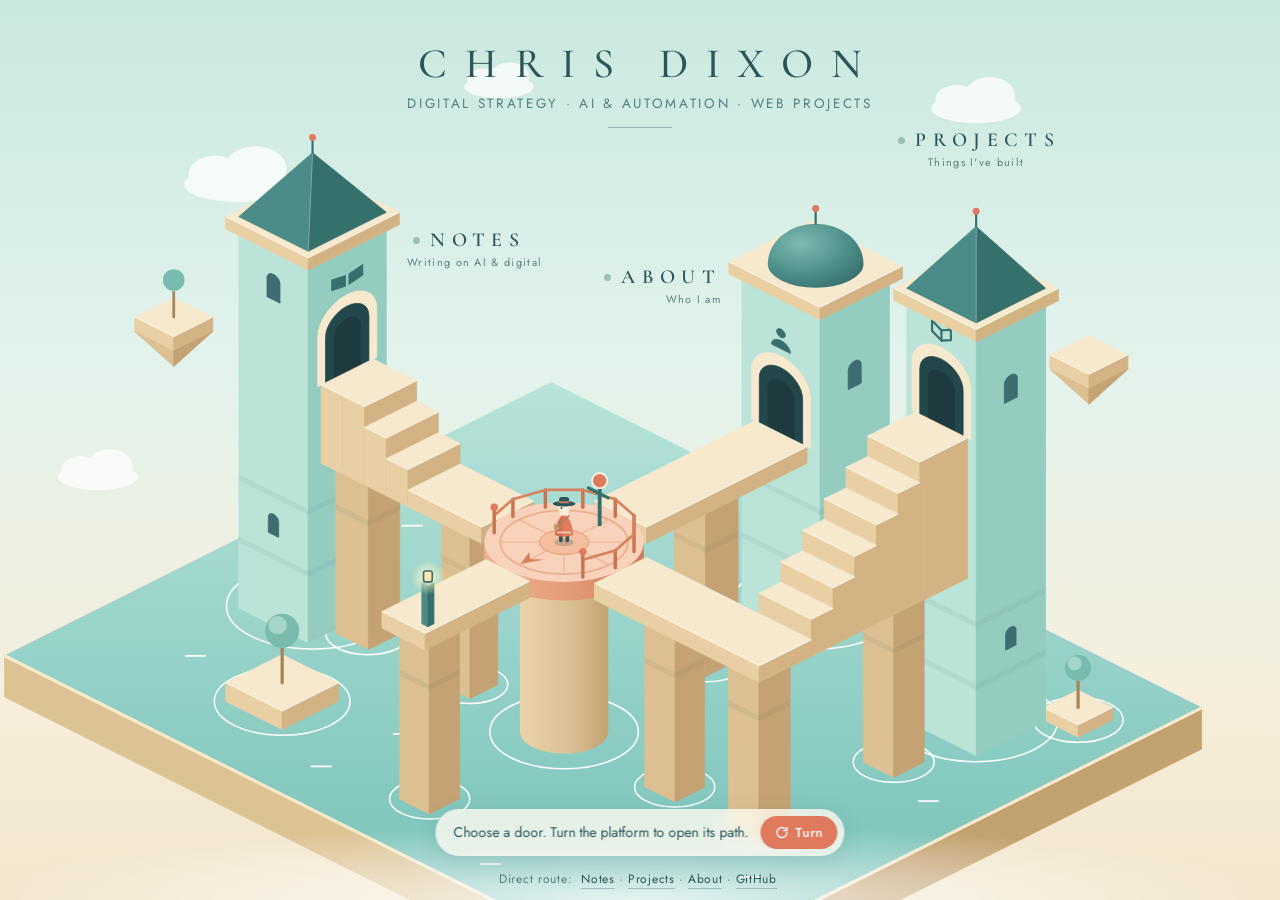
<file: index.html>
<!DOCTYPE html>
<html lang="en-GB">
<head>
<meta charset="utf-8">
<meta name="viewport" content="width=device-width, initial-scale=1, viewport-fit=cover">
<title>Chris Dixon · Digital strategy, AI &amp; web projects</title>
<meta name="description" content="Chris Dixon is a digital strategist and builder in Lancaster, UK. Notes on AI and digital strategy, GitHub projects, and more.">
<meta property="og:title" content="Chris Dixon">
<meta property="og:description" content="Digital strategy · AI &amp; automation · Web projects. Lancaster, UK.">
<meta property="og:url" content="https://chrisdixon.net/">
<meta name="theme-color" content="#cdeae2">
<link rel="icon" href="data:image/svg+xml,%3Csvg xmlns='http://www.w3.org/2000/svg' viewBox='0 0 32 32'%3E%3Cpath d='M16 3 29 10v13L16 30 3 23V10z' fill='%23b9e2d7'/%3E%3Cpath d='M16 3 29 10 16 17 3 10z' fill='%23e2f4ee'/%3E%3Cpath d='M12 26V19a4 4 0 0 1 8 0v7z' fill='%232b5559'/%3E%3C/svg%3E">
<link rel="preconnect" href="https://fonts.googleapis.com">
<link rel="preconnect" href="https://fonts.gstatic.com" crossorigin>
<link href="https://fonts.googleapis.com/css2?family=Cormorant+Garamond:wght@500;600&family=Jost:wght@400;500&display=swap" rel="stylesheet">
<style>
  :root{
    --ink:#2b5559; --ink-soft:#4f7f7f; --sand:#f5e8cc; --coral:#e07a5f; --coral-deep:#c9644a;
    --serif:'Cormorant Garamond', Georgia, serif; --sans:'Jost', system-ui, -apple-system, 'Segoe UI', sans-serif;
  }
  *{box-sizing:border-box}
  html,body{margin:0;height:100%;overflow:hidden}
  body{
    background:linear-gradient(180deg,#c9e8df 0%,#e2f3ec 40%,#f6eedb 78%,#f3e6cc 100%);
    color:var(--ink);font-family:var(--sans);-webkit-font-smoothing:antialiased;
  }
  #stage{position:fixed;inset:0}
  #scene{width:100%;height:100%;display:block;touch-action:none;user-select:none;-webkit-user-select:none}

  /* ---------- title ---------- */
  .title{position:fixed;top:clamp(14px,4.5vh,44px);left:0;right:0;text-align:center;pointer-events:none;z-index:2}
  .title h1{
    font-family:var(--serif);font-weight:500;text-transform:uppercase;margin:0;
    font-size:clamp(24px,3.4vw,42px);letter-spacing:.42em;padding-left:.42em;line-height:1.1;
  }
  .title p{margin:.55em 0 0;font-size:clamp(10.5px,1.05vw,13.5px);letter-spacing:.2em;text-transform:uppercase;color:var(--ink-soft)}
  .title .rule{display:block;width:64px;height:1px;background:currentColor;opacity:.35;margin:.9em auto 0}

  /* ---------- door labels ---------- */
  #labels{position:fixed;inset:0;pointer-events:none;z-index:3}
  .door-label{
    position:absolute;transform:translate(-50%,-100%);pointer-events:auto;
    text-align:center;text-decoration:none;color:var(--ink);padding:6px 10px;border-radius:10px;
    transition:transform .25s ease, background .25s ease;white-space:nowrap;
  }
  .door-label .name{
    display:flex;align-items:center;justify-content:center;gap:.5em;
    font-family:var(--serif);font-weight:600;text-transform:uppercase;
    font-size:clamp(13px,1.55vw,20px);letter-spacing:.32em;padding-left:.32em;
  }
  .door-label .sub{display:block;font-size:clamp(9.5px,.85vw,11.5px);letter-spacing:.12em;opacity:.72;margin-top:2px}
  .door-label .gem{width:7px;height:7px;border-radius:50%;background:#9cbfba;flex:none;transition:background .3s, box-shadow .3s}
  .door-label.ready .gem{background:var(--coral);box-shadow:0 0 0 4px rgba(224,122,95,.22)}
  .door-label:hover,.door-label:focus-visible{background:rgba(255,251,242,.6)}
  .door-label.place-side{transform:translate(-100%,-50%);text-align:right}
  .door-label.place-side .name{justify-content:flex-end}
  .door-label.place-sideR{transform:translate(0,-50%);text-align:left}
  .door-label.place-sideR .name{justify-content:flex-start}
  .door-label:focus-visible{outline:2px solid var(--coral);outline-offset:2px}
  body.narrow .door-label{padding:4px 6px}
  body.narrow .door-label.align-right{transform:translate(-92%,-100%);text-align:right}
  body.narrow .door-label.align-right .name{justify-content:flex-end}
  body.narrow .door-label.align-left{transform:translate(-14%,-100%);text-align:left}
  body.narrow .door-label.align-left .name{justify-content:flex-start}
  body.narrow .door-label .name{letter-spacing:.22em;padding-left:.22em}

  /* ---------- hint bar ---------- */
  .hintbar{
    position:fixed;left:50%;transform:translateX(-50%);z-index:4;
    bottom:calc(44px + env(safe-area-inset-bottom));
    display:flex;align-items:center;gap:12px;max-width:calc(100vw - 24px);
    background:rgba(255,251,242,.78);-webkit-backdrop-filter:blur(8px);backdrop-filter:blur(8px);
    padding:7px 7px 7px 18px;border-radius:999px;box-shadow:0 6px 24px rgba(43,85,89,.12);
  }
  #hint{margin:0;font-size:clamp(12px,1.1vw,14px);line-height:1.35;transition:opacity .25s}
  .turn{
    flex:none;border:0;background:var(--coral);color:#fff;border-radius:999px;cursor:pointer;
    font:500 13px/1 var(--sans);letter-spacing:.06em;padding:9px 14px;display:flex;gap:6px;align-items:center;
    transition:background .2s, transform .2s;
  }
  .turn:hover{background:var(--coral-deep)}
  .turn:active{transform:scale(.96)}
  .turn:focus-visible{outline:2px solid var(--ink);outline-offset:2px}
  .turn svg{width:15px;height:15px}

  /* ---------- plain links (always available) ---------- */
  nav.plain{
    position:fixed;left:0;right:0;bottom:calc(12px + env(safe-area-inset-bottom));z-index:4;
    text-align:center;font-size:12px;letter-spacing:.06em;color:var(--ink-soft);
  }
  nav.plain a{color:var(--ink);text-decoration:none;border-bottom:1px solid rgba(43,85,89,.3);margin:0 .35em}
  nav.plain a:hover{border-color:var(--coral);color:var(--coral-deep)}

  /* ---------- svg bits ---------- */
  .hit{fill:transparent;cursor:pointer}
  .tt-hit{fill:transparent;cursor:grab}
  body.dragging, body.dragging .tt-hit{cursor:grabbing}
  .door-glow{opacity:0;transition:opacity .6s ease}
  .door.ready .door-glow{opacity:.5;animation:breathe 2.6s ease-in-out infinite}
  .door.open .door-glow{opacity:1;animation:none}
  .door-halo{opacity:0;transition:opacity .6s ease}
  .door.open .door-halo{opacity:.9}
  @keyframes breathe{0%,100%{opacity:.32}50%{opacity:.7}}
  .knob{transform-box:fill-box;transform-origin:center}
  .knob.pulse{animation:pulse 1.1s ease-in-out 3}
  @keyframes pulse{0%,100%{transform:scale(1)}50%{transform:scale(1.55)}}
  .ripple{transform-box:fill-box;transform-origin:center;animation:ripple 5s ease-in-out infinite}
  @keyframes ripple{0%,100%{opacity:.25;transform:scale(1)}50%{opacity:.6;transform:scale(1.1)}}
  .shimmer{animation:shimmer 4s ease-in-out infinite}
  @keyframes shimmer{0%,100%{opacity:0}50%{opacity:.75}}
  .cloud{animation:drift 70s ease-in-out infinite alternate}
  .cloud.slow{animation-duration:110s}
  @keyframes drift{from{transform:translateX(-40px)}to{transform:translateX(60px)}}
  .float{animation:bob 7s ease-in-out infinite}
  .float.b{animation-duration:9s;animation-delay:-3s}
  @keyframes bob{0%,100%{transform:translateY(0)}50%{transform:translateY(-9px)}}
  .lamp{animation:flicker 3.4s ease-in-out infinite}
  @keyframes flicker{0%,100%{opacity:.55}45%{opacity:.85}60%{opacity:.7}}
  #walker .body{animation:idle 2.8s ease-in-out infinite}
  #walker.moving .body{animation:none}
  @keyframes idle{0%,100%{transform:translateY(0)}50%{transform:translateY(-.8px)}}

  .sr-only{position:absolute;width:1px;height:1px;overflow:hidden;clip:rect(0 0 0 0);white-space:nowrap}

  @media (max-width:600px){
    .hintbar{padding-left:14px;gap:8px;bottom:calc(40px + env(safe-area-inset-bottom))}
    .turn{padding:8px 11px}
    .turn span{display:none}
  }
  @media (prefers-reduced-motion:reduce){
    *,*::before,*::after{animation:none!important;transition:none!important}
  }
</style>
</head>
<body>

<div id="stage">
  <svg id="scene" viewBox="-390 -500 920 830" preserveAspectRatio="xMidYMid meet" aria-hidden="true">
    <defs>
      <linearGradient id="water" x1="0" y1="0" x2="0" y2="1">
        <stop offset="0" stop-color="#b7e3da"/><stop offset="1" stop-color="#6fbdb4"/>
      </linearGradient>
      <linearGradient id="colGrad" x1="0" y1="0" x2="1" y2="0">
        <stop offset="0" stop-color="#ead2a8"/><stop offset=".55" stop-color="#dcc095"/><stop offset="1" stop-color="#c4a272"/>
      </linearGradient>
      <linearGradient id="ttSide" x1="0" y1="0" x2="1" y2="0">
        <stop offset="0" stop-color="#f0b291"/><stop offset=".55" stop-color="#e49a77"/><stop offset="1" stop-color="#cc7c58"/>
      </linearGradient>
      <radialGradient id="domeGrad" cx=".35" cy=".3" r=".85">
        <stop offset="0" stop-color="#7fb9b2"/><stop offset=".6" stop-color="#4b8c88"/><stop offset="1" stop-color="#33696a"/>
      </radialGradient>
      <linearGradient id="glow" x1="0" y1="1" x2="0" y2="0">
        <stop offset="0" stop-color="#fff8dc"/><stop offset="1" stop-color="#ffe2a0"/>
      </linearGradient>
      <radialGradient id="halo">
        <stop offset="0" stop-color="#fff3c6" stop-opacity=".95"/><stop offset="1" stop-color="#fff3c6" stop-opacity="0"/>
      </radialGradient>
      <radialGradient id="mist">
        <stop offset="0" stop-color="#ffffff" stop-opacity=".9"/><stop offset="1" stop-color="#ffffff" stop-opacity="0"/>
      </radialGradient>
    </defs>
    <g id="bg"></g>
    <g id="world"></g>
    <g id="actor"></g>
    <g id="fg"></g>
    <g id="hits"></g>
  </svg>
</div>

<header class="title">
  <h1>Chris Dixon</h1>
  <p>Digital strategy · AI &amp; automation · Web projects</p>
  <span class="rule"></span>
</header>

<div id="labels"></div>

<div class="hintbar">
  <p id="hint" aria-live="polite">Choose a door. Turn the platform to open its path.</p>
  <button class="turn" id="turnBtn" type="button" aria-label="Turn the platform a quarter turn">
    <svg viewBox="0 0 24 24" fill="none" stroke="currentColor" stroke-width="2.2" stroke-linecap="round" stroke-linejoin="round" aria-hidden="true"><path d="M20 12a8 8 0 1 1-2.6-5.9"/><path d="M20 4v5h-5"/></svg>
    <span>Turn</span>
  </button>
</div>

<nav class="plain" aria-label="Site sections">
  Direct route:
  <a href="https://notes.chrisdixon.net">Notes</a>·<a href="projects/index.html">Projects</a>·<a href="about/index.html">About</a>·<a href="https://github.com/egonspengler24">GitHub</a>
</nav>

<script>
(() => {
  'use strict';
  /* ================= projection & helpers ================= */
  const T = 40, TH = 20, ZK = 38;               // tile half-width, half-height, height per unit
  const WZ = -4.6;                               // water level
  const P = (x, y, z) => [(x - y) * T, (x + y) * TH - z * ZK];
  const NS = 'http://www.w3.org/2000/svg';
  const reduceMotion = window.matchMedia('(prefers-reduced-motion: reduce)').matches;
  const svg = document.getElementById('scene');
  const L = id => document.getElementById(id);
  const layers = { bg: L('bg'), world: L('world'), actor: L('actor'), fg: L('fg'), hits: L('hits') };

  function el(tag, attrs, parent) {
    const e = document.createElementNS(NS, tag);
    if (attrs) for (const k in attrs) e.setAttribute(k, attrs[k]);
    if (parent) parent.appendChild(e);
    return e;
  }
  const pts = a => a.map(p => p[0].toFixed(1) + ',' + p[1].toFixed(1)).join(' ');
  function poly(g, a, fill, extra) {
    return el('polygon', Object.assign({ points: pts(a), fill, stroke: fill, 'stroke-width': 0.7, 'stroke-linejoin': 'round' }, extra || {}), g);
  }
  function line(g, a, b, stroke, w, extra) {
    return el('line', Object.assign({ x1: a[0], y1: a[1], x2: b[0], y2: b[1], stroke, 'stroke-width': w, 'stroke-linecap': 'round' }, extra || {}), g);
  }

  const PAL = {
    sand:     { top: '#f6e9ce', left: '#e9d0a4', right: '#d3b384' },
    sandDark: { top: '#efdcb6', left: '#ddc092', right: '#c5a273' },
    mint:     { top: '#e3f5ef', left: '#bce3d8', right: '#95ccc0' },
    deep:     { top: '#6aa8a2', left: '#4b8c88', right: '#36706d' },
    base:     { top: 'url(#water)', left: '#dcc394', right: '#c3a271' }
  };

  /* ================= drawable registry ================= */
  const drawables = [];
  const footprints = [];   // where things meet the water (for ripples)

  function boxFaces(g, b, pal, opt) {
    const [x0, x1, y0, y1, z0, z1] = b;
    poly(g, [P(x0, y1, z1), P(x1, y1, z1), P(x1, y1, z0), P(x0, y1, z0)], pal.left);
    poly(g, [P(x1, y0, z1), P(x1, y1, z1), P(x1, y1, z0), P(x1, y0, z0)], pal.right);
    poly(g, [P(x0, y0, z1), P(x1, y0, z1), P(x1, y1, z1), P(x0, y1, z1)], pal.top);
    if (!opt || !opt.noEdge) {
      el('polyline', { points: pts([P(x0, y1, z1), P(x1, y1, z1), P(x1, y0, z1)]), fill: 'none', stroke: 'rgba(255,255,255,.45)', 'stroke-width': 1, 'stroke-linejoin': 'round' }, g);
    }
    if (opt && opt.bands) {
      for (const z of opt.bands) {
        poly(g, [P(x0, y1, z + .14), P(x1, y1, z + .14), P(x1, y1, z), P(x0, y1, z)], 'rgba(43,85,89,.07)', { stroke: 'none' });
        poly(g, [P(x1, y0, z + .14), P(x1, y1, z + .14), P(x1, y1, z), P(x1, y0, z)], 'rgba(43,85,89,.07)', { stroke: 'none' });
      }
    }
  }
  function box(b, pal, opt) {
    drawables.push({ b, draw: g => { boxFaces(g, b, pal, opt); if (opt && opt.deco) opt.deco(g); } });
    if (Math.abs(b[4] - WZ) < 1e-6) footprints.push(b);
  }
  function column(x0, x1, y0, y1, ztop, pal) { box([x0, x1, y0, y1, WZ, ztop], pal || PAL.sandDark, { bands: [ztop - 1.2] }); }
  function steps(axis, from, n, across, zStart, stepLen) {
    // axis 'x': stairs climbing toward -x ; axis 'y': climbing toward -y
    for (let i = 0; i < n; i++) {
      const a1 = from - stepLen * i, a0 = a1 - stepLen, top = zStart + 0.5 * (i + 1);
      const b = axis === 'x' ? [a0, a1, across[0], across[1], -0.4, top] : [across[0], across[1], a0, a1, -0.4, top];
      box(b, PAL.sand);
    }
  }
  function pyramid(x0, x1, y0, y1, z0, h, pal) {
    const apex = P((x0 + x1) / 2, (y0 + y1) / 2, z0 + h);
    drawables.push({ b: [x0, x1, y0, y1, z0, z0 + h], draw: g => {
      poly(g, [P(x0, y1, z0), P(x1, y1, z0), apex], pal.left);
      poly(g, [P(x1, y0, z0), P(x1, y1, z0), apex], pal.right);
      line(g, P(x1, y1, z0), apex, 'rgba(255,255,255,.35)', 1);
      const tip = [apex[0], apex[1] - 14];
      line(g, apex, tip, '#36706d', 2);
      el('circle', { cx: tip[0], cy: tip[1], r: 3.2, fill: '#e07a5f' }, g);
    }});
  }
  function dome(cx, cy, z0, r) {
    drawables.push({ b: [cx - r, cx + r, cy - r, cy + r, z0, z0 + r * 1.2], draw: g => {
      const [x, y] = P(cx, cy, z0), rx = Math.SQRT2 * r * T, ry = Math.SQRT2 * r * TH, rz = r * ZK * 1.25;
      el('path', { d: `M${x - rx},${y} A${rx},${ry} 0 0 0 ${x + rx},${y} A${rx},${rz} 0 0 0 ${x - rx},${y}Z`, fill: 'url(#domeGrad)' }, g);
      const top = [x, y - rz];
      line(g, top, [x, top[1] - 14], '#36706d', 2);
      el('circle', { cx: x, cy: top[1] - 14, r: 3.2, fill: '#e07a5f' }, g);
    }});
  }
  function tree(x, y, z0, s) {
    s = s || 1;
    drawables.push({ b: [x - .3, x + .3, y - .3, y + .3, z0, z0 + 1.6 * s], draw: g => {
      line(g, P(x, y, z0), P(x, y, z0 + .85 * s), '#a88456', 3);
      const [cx, cy] = P(x, y, z0 + 1.2 * s);
      el('circle', { cx, cy, r: 15 * s, fill: '#79bcae' }, g);
      el('circle', { cx: cx - 4 * s, cy: cy - 5 * s, r: 8 * s, fill: '#a3d6c8' }, g);
    }});
  }

  /* ================= doors ================= */
  const DIRS = { projects: 0, pier: Math.PI / 2, notes: Math.PI, about: Math.PI * 1.5 };
  const doors = {
    notes: {
      label: 'Notes', sub: 'Writing on AI & digital', url: 'https://notes.chrisdixon.net',
      face: 'x', fixed: -5, c: 0, zb: 1.5, glyph: 'book', anchor: [-5, -0.9, 4.0], anchorNarrow: [-5.8, 0, 7.3], place: 'sideR', narrow: 'left',
      tower: [-6.6, -5, -0.9, 0.9, WZ, 4.6], spireTop: 6.4,
      path: [[0, 0, 0], [-2.95, 0, 0], [-3.25, 0, .5], [-3.75, 0, 1], [-4.25, 0, 1.5], [-5, 0, 1.5], [-5.45, 0, 1.5]]
    },
    projects: {
      label: 'Projects', sub: "Things I've built", url: 'projects/index.html',
      face: 'y', fixed: -4.2, c: 4.5, zb: 3, glyph: 'cube', anchor: [4.5, -5, 8.3], place: 'above', narrow: 'right',
      tower: [3.7, 5.3, -5.8, -4.2, WZ, 5.6], spireTop: 7.4,
      path: [[0, 0, 0], [4.5, 0, 0], [4.5, -.55, 0], [4.5, -.85, .5], [4.5, -1.35, 1], [4.5, -1.85, 1.5], [4.5, -2.35, 2], [4.5, -2.85, 2.5], [4.5, -3.35, 3], [4.5, -4.2, 3], [4.5, -4.65, 3]]
    },
    about: {
      label: 'About', sub: 'Who I am', url: 'about/index.html',
      face: 'y', fixed: -5, c: 0, zb: 0, glyph: 'person', anchor: [-0.9, -5, 3.1], place: 'side', narrow: 'side',
      tower: [-0.9, 0.9, -6.6, -5, WZ, 3.4], spireTop: 4.9,
      path: [[0, 0, 0], [0, -5, 0], [0, -5.45, 0]]
    }
  };

  const faceFn = (face, fixed, c, zb) => face === 'x'
    ? (u, v) => P(fixed, c - u, zb + v)
    : (u, v) => P(c + u, fixed, zb + v);
  function archPts(w, h, n) {
    n = n || 16; const r = w / 2, out = [[-r, 0], [-r, h - r]];
    for (let i = 1; i < n; i++) { const t = Math.PI - Math.PI * i / n; out.push([r * Math.cos(t), h - r + r * Math.sin(t)]); }
    out.push([r, h - r], [r, 0]); return out;
  }
  function windowOn(g, face, fixed, c, zb, w, h) {
    const F = faceFn(face, fixed, c, zb);
    poly(g, archPts(w || .3, h || .62).map(([u, v]) => F(u, v)), '#3d6d70');
  }
  function glyph(g, F, kind) {
    const col = '#36706d', m = a => a.map(([u, v]) => F(u, v));
    if (kind === 'book') {
      poly(g, m([[-.36, 2.42], [-.04, 2.36], [-.04, 2.1], [-.36, 2.16]]), col);
      poly(g, m([[.36, 2.42], [.04, 2.36], [.04, 2.1], [.36, 2.16]]), col);
    } else if (kind === 'cube') {
      const c = [0, 2.3], r = .25, hex = [];
      for (let k = 0; k < 6; k++) { const a = Math.PI / 6 + k * Math.PI / 3; hex.push([c[0] + r * Math.cos(a), c[1] + r * Math.sin(a)]); }
      el('polygon', { points: pts(m(hex)), fill: 'none', stroke: col, 'stroke-width': 2, 'stroke-linejoin': 'round' }, g);
      for (const a of [Math.PI / 6, 5 * Math.PI / 6, 1.5 * Math.PI])
        line(g, F(c[0], c[1]), F(c[0] + r * Math.cos(a), c[1] + r * Math.sin(a)), col, 2);
    } else {
      const head = []; for (let k = 0; k < 18; k++) { const a = k / 18 * Math.PI * 2; head.push([.1 * Math.cos(a), 2.44 + .1 * Math.sin(a)]); }
      poly(g, m(head), col);
      const sh = []; for (let k = 0; k <= 12; k++) { const a = k / 12 * Math.PI; sh.push([-.22 * Math.cos(a), 2.06 + .2 * Math.sin(a)]); }
      poly(g, m(sh), col);
    }
  }
  function doorDeco(id) {
    const d = doors[id];
    return g => {
      const F = faceFn(d.face, d.fixed, d.c, d.zb), m = a => a.map(([u, v]) => F(u, v));
      poly(g, m(archPts(1.36, 1.88)), '#f6e9ce');
      const dg = el('g', { class: 'door', id: 'door-' + id }, g);
      poly(dg, m(archPts(1, 1.6)), '#24474b');
      poly(dg, m(archPts(.62, 1.3)), '#1d3b3f', { stroke: 'none' });
      poly(dg, m(archPts(1, 1.6)), 'url(#glow)', { class: 'door-glow' });
      const [hx, hy] = F(0, .8);
      el('ellipse', { cx: hx, cy: hy, rx: 46, ry: 40, fill: 'url(#halo)', class: 'door-halo' }, dg);
      glyph(g, F, d.glyph);
      d.g = dg;
    };
  }

  /* ================= build the valley ================= */
  // floating base with a shallow pool on top
  box([-8.2, 6.8, -7.9, 4.7, WZ - 1.0, WZ], PAL.base, { noEdge: true, deco: g => {
    const [x0, x1, y0, y1] = [-8.2, 6.8, -7.9, 4.7], z = WZ;
    el('polyline', { points: pts([P(x0, y1, z), P(x1, y1, z), P(x1, y0, z)]), fill: 'none', stroke: '#f6e9ce', 'stroke-width': 3, 'stroke-linejoin': 'round' }, g);
    const shimmerAt = [[-6, 2.5], [-2, 3.6], [2.2, 3.9], [5.5, 1.2], [-6.5, -3], [1.8, -6.6], [-3.5, -6.8], [5.8, -2.6], [-1.8, 1.9]];
    shimmerAt.forEach(([x, y], i) => {
      const [sx, sy] = P(x, y, z);
      line(g, [sx - 9, sy], [sx + 9, sy], '#ffffff', 1.6, { class: 'shimmer', style: `animation-delay:${-i * .7}s` });
    });
    g.__ripples = true;
  }});

  // central rotating platform (drawn by renderTT)
  let ttGroup = null;
  drawables.push({ b: [-1.3, 1.3, -1.3, 1.3, WZ, 0.01], draw: g => { ttGroup = g; }, tt: true });
  footprints.push([-.72, .72, -.72, .72, WZ, 0]);

  // pier (looks out over the water: the "fourth" direction)
  box([-.5, .5, 1.3, 3.7, -.4, 0], PAL.sand);
  column(-.34, .34, 2.75, 3.45, -.4);
  box([.24, .38, 3.38, 3.52, 0, 1.0], PAL.deep, { noEdge: true, deco: g => {
    const [lx, ly] = P(.31, 3.45, 1.12);
    el('circle', { cx: lx, cy: ly, r: 16, fill: 'url(#halo)', class: 'lamp' }, g);
    el('rect', { x: lx - 4, y: ly - 6, width: 8, height: 10, rx: 2, fill: '#ffe9ad', stroke: '#36706d', 'stroke-width': 1.5 }, g);
  }});

  // Notes arm: walkway, three steps, landing, tower
  box([-3, -1.3, -.6, .6, -.4, 0], PAL.sand);
  column(-2.5, -1.85, -.32, .32, -.4);
  steps('x', -3, 3, [-.6, .6], 0, .5);
  box([-5, -4.5, -.6, .6, -.4, 1.5], PAL.sand);
  column(-4.9, -4.15, -.36, .36, -.4);
  box(doors.notes.tower, PAL.mint, { bands: [-1.5, -3], deco: g => {
    doorDeco('notes')(g);
    windowOn(g, 'y', .9, -5.8, 3.3);
    windowOn(g, 'y', .9, -5.8, -2.4, .24, .5);
  }});
  box([-6.75, -4.85, -1.05, 1.05, 4.6, 4.9], PAL.sand);
  pyramid(-6.6, -5, -.9, .9, 4.9, 1.5, PAL.deep);

  // About arm: long bridge straight to the tower
  box([-.6, .6, -5, -1.3, -.4, 0], PAL.sand);
  column(-.36, .36, -3.65, -2.9, -.4);
  box(doors.about.tower, PAL.mint, { bands: [-1.5, -3], deco: g => {
    doorDeco('about')(g);
    windowOn(g, 'x', .9, -5.8, 1.2);
    windowOn(g, 'x', .9, -5.8, -2.4, .24, .5);
  }});
  box([-1.05, 1.05, -6.75, -4.85, 3.4, 3.7], PAL.sand);
  dome(0, -5.8, 3.7, .78);

  // Projects arm: walkway, a turn, six steps up, landing, tower
  box([1.3, 5.1, -.6, .6, -.4, 0], PAL.sand);
  column(2.2, 2.9, -.34, .34, -.4);
  column(4.15, 4.85, -.36, .36, -.4);
  steps('y', -.6, 6, [3.9, 5.1], 0, .5);
  box([3.9, 5.1, -4.2, -3.6, -.4, 3], PAL.sand);
  column(4.15, 4.85, -3.45, -2.75, -.4);
  box(doors.projects.tower, PAL.mint, { bands: [-1.5, -3], deco: g => {
    doorDeco('projects')(g);
    windowOn(g, 'x', 5.3, -5, 3.6);
    windowOn(g, 'x', 5.3, -5, -2.4, .24, .5);
  }});
  box([3.55, 5.45, -5.95, -4.05, 5.6, 5.9], PAL.sand);
  pyramid(3.7, 5.3, -5.8, -4.2, 5.9, 1.5, PAL.deep);

  // little islands with trees
  box([-4.6, -3.3, 1.9, 3.2, WZ, WZ + .45], PAL.sand);
  tree(-3.95, 2.55, WZ + .45, 1.05);
  box([5.25, 6.05, -6.6, -5.8, WZ, WZ + .3], PAL.sand);
  tree(5.65, -6.2, WZ + .3, .8);

  /* ================= depth sort (painter's order) ================= */
  function sortDrawables(list) {
    list.forEach(d => {
      const [x0, x1, y0, y1, z0, z1] = d.b, c = [];
      for (const x of [x0, x1]) for (const y of [y0, y1]) for (const z of [z0, z1]) c.push(P(x, y, z));
      const xs = c.map(p => p[0]), ys = c.map(p => p[1]);
      d.sb = [Math.min(...xs), Math.max(...xs), Math.min(...ys), Math.max(...ys)];
      d.key = (x0 + x1) / 2 + (y0 + y1) / 2 + (z0 + z1) / 2 * .5;
    });
    const e = 1e-6, n = list.length;
    const behind = (A, B) => A[1] <= B[0] + e || A[3] <= B[2] + e || A[5] <= B[4] + e;
    const adj = list.map(() => []), indeg = new Array(n).fill(0);
    for (let i = 0; i < n; i++) for (let j = i + 1; j < n; j++) {
      const a = list[i], b = list[j];
      if (a.sb[1] <= b.sb[0] || b.sb[1] <= a.sb[0] || a.sb[3] <= b.sb[2] || b.sb[3] <= a.sb[2]) continue;
      const ab = behind(a.b, b.b), ba = behind(b.b, a.b);
      let from, to;
      if (ab && !ba) { from = i; to = j; }
      else if (ba && !ab) { from = j; to = i; }
      else continue;
      adj[from].push(to); indeg[to]++;
    }
    const out = [], ready = [];
    for (let i = 0; i < n; i++) if (!indeg[i]) ready.push(i);
    while (ready.length) {
      ready.sort((p, q) => list[p].key - list[q].key);
      const i = ready.shift(); out.push(list[i]);
      for (const j of adj[i]) if (--indeg[j] === 0) ready.push(j);
    }
    if (out.length < n) list.filter(d => !out.includes(d)).sort((p, q) => p.key - q.key).forEach(d => out.push(d));
    return out;
  }
  for (const d of sortDrawables(drawables)) {
    const g = el('g', null, layers.world);
    d.draw(g);
    if (g.__ripples) {
      footprints.forEach((b, i) => {
        const [sx, sy] = P((b[0] + b[1]) / 2, (b[2] + b[3]) / 2, WZ);
        const rx = ((b[1] - b[0]) + (b[3] - b[2])) / 2 * T * 1.05 + 8;
        el('ellipse', { cx: sx, cy: sy, rx, ry: rx / 2, fill: 'none', stroke: '#ffffff', 'stroke-width': 1.4, class: 'ripple', style: `animation-delay:${-i * .6}s` }, g);
      });
    }
  }

  /* ================= sky: clouds, mist, floating fragments ================= */
  function cloud(x, y, s, cls) {
    const g = el('g', { class: 'cloud ' + (cls || ''), opacity: .85 }, layers.bg);
    el('ellipse', { cx: x, cy: y, rx: 46 * s, ry: 15 * s, fill: '#fbfdfb' }, g);
    el('ellipse', { cx: x - 20 * s, cy: y - 9 * s, rx: 22 * s, ry: 15 * s, fill: '#fbfdfb' }, g);
    el('ellipse', { cx: x + 14 * s, cy: y - 13 * s, rx: 26 * s, ry: 19 * s, fill: '#fbfdfb' }, g);
  }
  cloud(-300, -330, 1.1); cloud(380, -400, .9, 'slow'); cloud(-60, -420, .7, 'slow'); cloud(-430, -60, .8);
  function fragment(x, y, z, cls, withTree) {
    const g = el('g', { class: 'float ' + (cls || '') }, layers.bg);
    boxFaces(g, [x - .45, x + .45, y - .45, y + .45, z - .35, z], PAL.sand);
    poly(g, [P(x - .45, y + .45, z - .35), P(x + .45, y + .45, z - .35), P(x, y, z - 1.2)], PAL.sandDark.left);
    poly(g, [P(x + .45, y - .45, z - .35), P(x + .45, y + .45, z - .35), P(x, y, z - 1.2)], PAL.sandDark.right);
    if (withTree) {
      line(g, P(x, y, z), P(x, y, z + .6), '#a88456', 2.5);
      const [cx, cy] = P(x, y, z + .9); el('circle', { cx, cy, r: 10, fill: '#79bcae' }, g);
    }
  }
  fragment(-7.6, 1.4, 2.2, '', true);
  fragment(4.2, -7.9, 2.6, 'b', false);
  const mistG = el('g', null, layers.fg);
  el('ellipse', { cx: 60, cy: 330, rx: 620, ry: 70, fill: 'url(#mist)', opacity: .9 }, mistG);

  /* ================= rotating platform ================= */
  let phi = DIRS.pier, pulseKnob = false;
  let handlePos = [0, 0];
  function cylinder(g, z0, z1, r, side, top) {
    const [bx, by] = P(0, 0, z0), [tx, ty] = P(0, 0, z1);
    const rx = Math.SQRT2 * r * T, ry = Math.SQRT2 * r * TH;
    el('path', { d: `M${tx - rx},${ty} L${bx - rx},${by} A${rx},${ry} 0 0 0 ${bx + rx},${by} L${tx + rx},${ty}Z`, fill: side }, g);
    return el('ellipse', { cx: tx, cy: ty, rx, ry, fill: top }, g);
  }
  const G = (r, a, z) => P(r * Math.cos(a), r * Math.sin(a), z);
  function renderTT() {
    const g = ttGroup; g.textContent = '';
    cylinder(g, WZ, -.45, .72, 'url(#colGrad)', '#e9d0a4');
    cylinder(g, -.45, 0, 1.3, 'url(#ttSide)', '#f8d2ba');
    const ring = (r, attrs) => { const [x, y] = P(0, 0, 0); el('ellipse', Object.assign({ cx: x, cy: y, rx: Math.SQRT2 * r * T, ry: Math.SQRT2 * r * TH, fill: 'none' }, attrs), g); };
    ring(1.04, { stroke: '#ebae8c', 'stroke-width': 1.6 });
    for (let k = 0; k < 8; k++) { const a = phi + k * Math.PI / 4; line(g, G(.42, a, 0), G(1.0, a, 0), '#edb999', 1.3); }
    ring(.4, { fill: '#f3bf9f', stroke: '#e9a684', 'stroke-width': 1.2 });
    // inlaid chevron pointing to the opening
    poly(g, [G(1.0, phi, 0), G(.66, phi + .26, 0), G(.78, phi, 0), G(.66, phi - .26, 0)], '#d9805c', { stroke: 'none' });

    // railing posts + rails + handle, depth-sorted
    const items = [];
    const R = 1.18, H = .42;
    for (let k = 2; k <= 10; k++) {
      const a = phi + k * Math.PI / 6, end = (k === 2 || k === 10);
      items.push({ d: Math.cos(a) + Math.sin(a), f: () => {
        const h = end ? .62 : H;
        line(g, G(R, a, 0), G(R, a, h), '#c97452', 3.2);
        if (end) { const [fx, fy] = G(R, a, h); el('circle', { cx: fx, cy: fy, r: 3.4, fill: '#e07a5f' }, g); }
      }});
      if (k < 10) {
        const b = a + Math.PI / 6;
        items.push({ d: (Math.cos(a) + Math.sin(a) + Math.cos(b) + Math.sin(b)) / 2 - .01, f: () => line(g, G(R, a, H), G(R, b, H), '#d9805c', 2.4) });
      }
    }
    const ha = phi + Math.PI;
    items.push({ d: .82 * (Math.cos(ha) + Math.sin(ha)), f: () => {
      line(g, G(.82, ha, 0), G(.82, ha, 1.0), '#36706d', 3.6);
      line(g, G(.82, ha - .28, .78), G(.82, ha + .28, .78), '#36706d', 3);
      const [kx, ky] = G(.82, ha, 1.06);
      handlePos = [kx, ky];
      el('circle', { cx: kx, cy: ky, r: 7, fill: '#e07a5f', stroke: '#fff6ea', 'stroke-width': 1.5, class: 'knob' + (pulseKnob ? ' pulse' : '') }, g);
    }});
    items.sort((p, q) => p.d - q.d).forEach(it => it.f());
    if (handleHit) { handleHit.setAttribute('cx', handlePos[0]); handleHit.setAttribute('cy', handlePos[1]); }
  }

  /* ================= the walker (an original character) ================= */
  const walker = el('g', { id: 'walker' }, layers.actor);
  const wInner = el('g', null, walker);
  el('ellipse', { cx: 0, cy: 0, rx: 9, ry: 3.6, fill: 'rgba(36,71,75,.22)' }, wInner);
  const legL = el('rect', { x: -4.6, y: -9, width: 3.2, height: 9, rx: 1.5, fill: '#2b5559' }, wInner);
  const legR = el('rect', { x: 1.4, y: -9, width: 3.2, height: 9, rx: 1.5, fill: '#2b5559' }, wInner);
  const body = el('g', { class: 'body' }, wInner);
  el('path', { d: 'M-8.5 -6.5 Q-7.5 -21 0 -26.5 Q7.5 -21 8.5 -6.5 Q0 -3.6 -8.5 -6.5Z', fill: '#e07a5f' }, body);
  el('path', { d: 'M0 -26.5 Q7.5 -21 8.5 -6.5 Q4 -4.8 1 -5 Q3 -16 0 -26.5Z', fill: '#c9644a', opacity: .55 }, body);
  el('path', { d: 'M-6.4 -9 h12.8', stroke: '#f6e9ce', 'stroke-width': 1.6, opacity: .8 }, body);   // hem stripe
  el('rect', { x: 4.5, y: -17, width: 5, height: 5.5, rx: 1.2, fill: '#c3a271' }, body);            // satchel
  el('path', { d: 'M-5 -24.5 Q1 -18 7 -14', stroke: '#a88456', 'stroke-width': 1.3, fill: 'none' }, body);
  el('path', { d: 'M-4.5 -25.5 Q0 -23 4.5 -25.5 L3.5 -27.8 Q0 -26.4 -3.5 -27.8Z', fill: '#f6e9ce' }, body); // scarf
  el('circle', { cx: 0, cy: -31.5, r: 5.4, fill: '#fbeedd' }, body);
  el('circle', { cx: 2.4, cy: -31.4, r: .95, fill: '#2b5559' }, body);
  el('ellipse', { cx: 0, cy: -35.4, rx: 10.5, ry: 2.6, fill: '#2b5559' }, body);                    // wide brim
  el('rect', { x: -4.6, y: -41.6, width: 9.2, height: 6.6, rx: 2.4, fill: '#2b5559' }, body);
  el('rect', { x: -4.6, y: -37.6, width: 9.2, height: 1.6, fill: '#e07a5f' }, body);                // hat band

  const ch = { x: 0, y: 0, z: 0, face: -1, op: 1, swing: 0 };
  function drawWalker() {
    const [sx, sy] = P(ch.x, ch.y, ch.z);
    walker.setAttribute('transform', `translate(${sx.toFixed(2)},${sy.toFixed(2)})`);
    wInner.setAttribute('transform', `scale(${ch.face},1)`);
    walker.setAttribute('opacity', ch.op.toFixed(3));
    legL.setAttribute('transform', `rotate(${ch.swing} -3 -9)`);
    legR.setAttribute('transform', `rotate(${-ch.swing} 3 -9)`);
    body.setAttribute('transform', `translate(0 ${(-Math.abs(ch.swing) / 22).toFixed(2)})`);
  }
  function faceOpening() {
    if (walking) return;
    const [ox] = P(Math.cos(phi), Math.sin(phi), 0);
    if (Math.abs(ox) > 4) ch.face = ox > 0 ? 1 : -1;
    drawWalker();
  }

  /* ================= hit areas & labels ================= */
  const labelsBox = L('labels');
  for (const id in doors) {
    const d = doors[id];
    const [x0, x1, y0, y1] = d.tower, cs = [];
    for (const x of [x0, x1]) for (const y of [y0, y1]) for (const z of [d.zb - .3, d.spireTop]) cs.push(P(x, y, z));
    const xs = cs.map(p => p[0]), ys = cs.map(p => p[1]);
    const r = el('rect', { x: Math.min(...xs), y: Math.min(...ys), width: Math.max(...xs) - Math.min(...xs), height: Math.max(...ys) - Math.min(...ys), class: 'hit' }, layers.hits);
    r.addEventListener('click', ev => tryDoor(id, ev));
    r.addEventListener('pointerenter', () => d.g && !walking && d.g.classList.add('hover'));
    const a = document.createElement('a');
    a.className = 'door-label place-' + d.place + ' align-' + d.narrow; a.href = d.url; a.dataset.door = id;
    a.innerHTML = `<span class="name"><span class="gem" aria-hidden="true"></span>${d.label}</span><span class="sub">${d.sub}</span>`;
    a.addEventListener('click', ev => {
      if (ev.metaKey || ev.ctrlKey || ev.shiftKey || ev.button === 1) return;   // let new-tab clicks through
      ev.preventDefault(); tryDoor(id, ev);
    });
    labelsBox.appendChild(a); d.labelEl = a;
  }
  // platform hit (drag to turn) + handle hit
  const [tcx, tcy] = P(0, 0, 0);
  const ttHit = el('ellipse', { cx: tcx, cy: tcy + 6, rx: Math.SQRT2 * 1.45 * T, ry: Math.SQRT2 * 1.45 * TH + 8, class: 'tt-hit' }, layers.hits);
  const handleHit = el('circle', { r: 20, class: 'tt-hit' }, layers.hits);

  function placeLabels() {
    const portrait = innerWidth / innerHeight < .8;
    svg.setAttribute('viewBox', portrait ? '-322 -540 790 870' : '-390 -500 920 830');
    document.body.classList.toggle('narrow', innerWidth < 640);
    const ctm = svg.getScreenCTM(); if (!ctm) return;
    const p = svg.createSVGPoint();
    for (const id in doors) {
      const d = doors[id], narrow = innerWidth < 640;
      const [sx, sy] = P(...(narrow && d.anchorNarrow ? d.anchorNarrow : d.anchor));
      const side = !narrow || d.place === 'side' ? d.place : 'above';
      p.x = side === 'side' ? sx - 10 : side === 'sideR' ? sx + 10 : sx;
      p.y = side === 'side' || side === 'sideR' ? sy : sy - 12; const q = p.matrixTransform(ctm);
      d.labelEl.style.left = q.x + 'px'; d.labelEl.style.top = q.y + 'px';
    }
  }
  window.addEventListener('resize', placeLabels);

  /* ================= state, hints, alignment ================= */
  const hint = L('hint');
  let walking = false, rotating = false, pendingNav = null;
  const norm = a => ((a % (2 * Math.PI)) + 2 * Math.PI) % (2 * Math.PI);
  function alignedTo() {
    const n = norm(phi);
    for (const k in DIRS) { const diff = Math.abs(n - DIRS[k]); if (diff < .02 || Math.abs(diff - 2 * Math.PI) < .02) return k; }
    return null;
  }
  function setHint(t) { hint.textContent = t; }
  function refreshDoors(announce) {
    const k = alignedTo();
    for (const id in doors) {
      const on = id === k;
      doors[id].g && doors[id].g.classList.toggle('ready', on);
      doors[id].labelEl.classList.toggle('ready', on);
    }
    if (!announce) return;
    if (k && doors[k]) setHint(`The way to ${doors[k].label} is open. Tap the door to walk there.`);
    else if (k === 'pier') setHint('This way only leads to the water’s edge. Turn the platform to face a door.');
  }

  /* ================= rotation ================= */
  const easeOutBack = k => { const c = 1.15; return 1 + (c + 1) * Math.pow(k - 1, 3) + c * Math.pow(k - 1, 2); };
  function animatePhi(target, dur) {
    dur = reduceMotion ? 0 : (dur || 560);
    const from = phi, t0 = performance.now(); rotating = true;
    refreshDoors(false);
    (function frame(now) {
      const k = dur ? Math.min(1, (now - t0) / dur) : 1;
      phi = from + (target - from) * easeOutBack(k);
      renderTT(); faceOpening();
      if (k < 1) requestAnimationFrame(frame);
      else { phi = target; rotating = false; renderTT(); faceOpening(); refreshDoors(true); }
    })(t0);
  }
  function turn(dir) {
    if (walking || rotating) return;
    const snapped = Math.round(phi / (Math.PI / 2)) * (Math.PI / 2);
    animatePhi(snapped + dir * Math.PI / 2);
  }
  L('turnBtn').addEventListener('click', () => turn(1));
  window.addEventListener('keydown', ev => {
    if (ev.target.closest && ev.target.closest('a,button')) return;
    if (ev.key === 'ArrowRight') turn(1);
    if (ev.key === 'ArrowLeft') turn(-1);
  });

  // drag to turn
  function localPoint(ev) {
    const p = svg.createSVGPoint(); p.x = ev.clientX; p.y = ev.clientY;
    return p.matrixTransform(svg.getScreenCTM().inverse());
  }
  function gridAngle(p) { const u = p.x / T, v = p.y / TH; return Math.atan2((v - u) / 2, (u + v) / 2); }
  let drag = null;
  function startDrag(ev) {
    if (walking || rotating) return;
    ev.preventDefault();
    const p = localPoint(ev);
    drag = { id: ev.pointerId, x: ev.clientX, y: ev.clientY, last: gridAngle(p), moved: 0 };
    ev.target.setPointerCapture && ev.target.setPointerCapture(ev.pointerId);
    document.body.classList.add('dragging');
    pulseKnob = false;
  }
  function moveDrag(ev) {
    if (!drag || ev.pointerId !== drag.id) return;
    const a = gridAngle(localPoint(ev));
    let da = a - drag.last; if (da > Math.PI) da -= 2 * Math.PI; if (da < -Math.PI) da += 2 * Math.PI;
    drag.last = a; drag.moved = Math.max(drag.moved, Math.hypot(ev.clientX - drag.x, ev.clientY - drag.y));
    if (drag.moved > 5) { phi += da; renderTT(); faceOpening(); refreshDoors(false); }
  }
  function endDrag(ev) {
    if (!drag || ev.pointerId !== drag.id) return;
    const wasClick = drag.moved <= 5; drag = null;
    document.body.classList.remove('dragging');
    if (wasClick) turn(1);
    else animatePhi(Math.round(phi / (Math.PI / 2)) * (Math.PI / 2), 380);
  }
  [ttHit, handleHit].forEach(h => {
    h.addEventListener('pointerdown', startDrag);
    h.addEventListener('pointermove', moveDrag);
    h.addEventListener('pointerup', endDrag);
    h.addEventListener('pointercancel', endDrag);
  });

  /* ================= walking ================= */
  function walk(path, opts) {
    opts = opts || {};
    const segs = []; let total = 0;
    for (let i = 0; i < path.length - 1; i++) {
      const a = path[i], b = path[i + 1];
      const len = Math.hypot(b[0] - a[0], b[1] - a[1], (b[2] - a[2]) * .7);
      segs.push({ a, b, len, s: total }); total += len;
    }
    walking = true; walker.classList.add('moving');
    const speed = 3.1, t0 = performance.now();
    (function frame(now) {
      const dist = reduceMotion ? total : Math.min(total, (now - t0) / 1000 * speed);
      const sg = segs.find(s => dist <= s.s + s.len + 1e-9) || segs[segs.length - 1];
      const f = sg.len ? (dist - sg.s) / sg.len : 1;
      ch.x = sg.a[0] + (sg.b[0] - sg.a[0]) * f;
      ch.y = sg.a[1] + (sg.b[1] - sg.a[1]) * f;
      ch.z = sg.a[2] + (sg.b[2] - sg.a[2]) * f;
      const ax = P(...sg.a)[0], bx = P(...sg.b)[0];
      if (Math.abs(bx - ax) > 1) ch.face = bx > ax ? 1 : -1;
      const first = segs[0], last = segs[segs.length - 1];
      ch.op = 1;
      if (opts.fadeOut && dist > last.s) ch.op = Math.max(0, 1 - (dist - last.s) / last.len);
      if (opts.fadeIn && dist < first.len) ch.op = Math.max(0, dist / first.len);
      ch.swing = Math.sin(dist * 7.5) * 26;
      drawWalker();
      if (dist < total) requestAnimationFrame(frame);
      else { ch.swing = 0; drawWalker(); walking = false; walker.classList.remove('moving'); opts.done && opts.done(); }
    })(t0);
  }

  function go(url) { window.location.href = url; }
  function tryDoor(id, ev) {
    const d = doors[id];
    if (pendingNav) { go(pendingNav); return; }          // second tap while walking = skip ahead
    if (walking || rotating) return;
    if (alignedTo() !== id) {
      setHint(`The path to ${d.label} isn’t connected yet. Turn the platform to line it up.`);
      pulseKnob = true; renderTT();
      setTimeout(() => { pulseKnob = false; }, 3400);
      return;
    }
    pendingNav = d.url;
    d.g.classList.add('open');
    setHint(`Heading to ${d.label}…`);
    walk(d.path, { fadeOut: true, done: () => setTimeout(() => go(d.url), reduceMotion ? 0 : 260) });
  }

  // keep things consistent when returning via the back button (bfcache)
  window.addEventListener('pageshow', e => {
    if (!e.persisted) return;
    pendingNav = null; walking = false;
    for (const id in doors) doors[id].g.classList.remove('open');
    Object.assign(ch, { x: 0, y: 0, z: 0, op: 1, swing: 0 }); faceOpening(); refreshDoors(true);
  });

  /* ================= start ================= */
  const from = new URLSearchParams(location.search).get('from');
  if (from && doors[from]) {
    phi = DIRS[from];
    renderTT(); refreshDoors(false);
    const back = doors[from].path.slice().reverse();
    Object.assign(ch, { x: back[0][0], y: back[0][1], z: back[0][2], op: 0 });
    drawWalker();
    doors[from].g.classList.add('open');
    setHint('Welcome back.');
    setTimeout(() => {
      walk(back, { fadeIn: true, done: () => { doors[from].g.classList.remove('open'); faceOpening(); refreshDoors(true); } });
    }, reduceMotion ? 0 : 350);
    history.replaceState(null, '', location.pathname);
  } else {
    renderTT(); faceOpening(); refreshDoors(false);
    if (!reduceMotion) setTimeout(() => { if (!drag && !walking) { pulseKnob = true; renderTT(); setTimeout(() => { pulseKnob = false; }, 3400); } }, 1400);
  }
  placeLabels();
  if (document.fonts && document.fonts.ready) document.fonts.ready.then(placeLabels);
})();
</script>
</body>
</html>
</file>
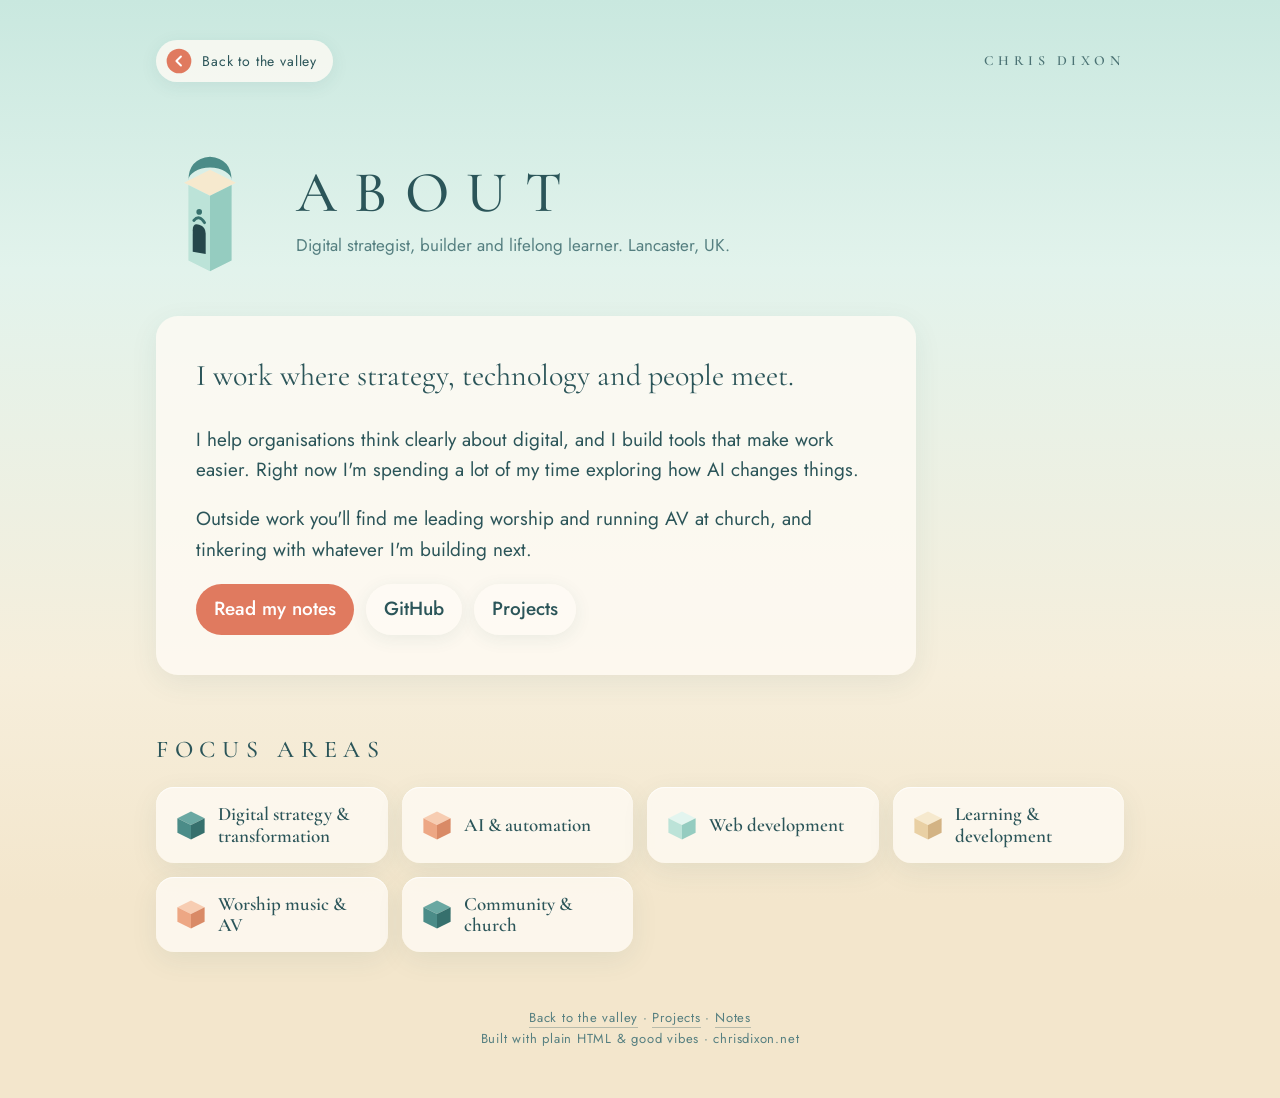
<file: about/index.html>
<!DOCTYPE html>
<html lang="en-GB">
<head>
<meta charset="utf-8">
<meta name="viewport" content="width=device-width, initial-scale=1">
<title>About · Chris Dixon</title>
<meta name="description" content="Chris Dixon is a digital strategist, builder and lifelong learner based in Lancaster, UK.">
<meta name="theme-color" content="#cdeae2">
<link rel="icon" href="data:image/svg+xml,%3Csvg xmlns='http://www.w3.org/2000/svg' viewBox='0 0 32 32'%3E%3Cpath d='M16 3 29 10v13L16 30 3 23V10z' fill='%23b9e2d7'/%3E%3Cpath d='M16 3 29 10 16 17 3 10z' fill='%23e2f4ee'/%3E%3Cpath d='M12 26V19a4 4 0 0 1 8 0v7z' fill='%232b5559'/%3E%3C/svg%3E">
<link rel="preconnect" href="https://fonts.googleapis.com">
<link rel="preconnect" href="https://fonts.gstatic.com" crossorigin>
<link href="https://fonts.googleapis.com/css2?family=Cormorant+Garamond:wght@500;600&family=Jost:wght@400;500&display=swap" rel="stylesheet">
<link rel="stylesheet" href="../assets/site.css">
</head>
<body>
<svg width="0" height="0" style="position:absolute" aria-hidden="true">
  <symbol id="cube" viewBox="0 0 40 40">
    <path d="M20 4 36 12 20 20 4 12Z" style="fill:var(--t)"/>
    <path d="M4 12 20 20V37L4 29Z" style="fill:var(--l)"/>
    <path d="M36 12 20 20V37L36 29Z" style="fill:var(--r)"/>
  </symbol>
</svg>

<div class="wrap">
  <div class="topbar">
    <a class="back" href="../index.html?from=about">
      <svg viewBox="0 0 40 40" aria-hidden="true"><circle cx="20" cy="20" r="19" fill="#e07a5f"/><path d="M23 13l-7 7 7 7" fill="none" stroke="#fff" stroke-width="3" stroke-linecap="round" stroke-linejoin="round"/></svg>
      Back to the valley
    </a>
    <a class="brand" href="../index.html">Chris Dixon</a>
  </div>

  <header class="hero">
    <svg viewBox="0 0 100 120" aria-hidden="true">
      <path d="M30 32A20 12 0 0 1 70 32Q70 12 50 10Q30 12 30 32Z" fill="#4b8c88"/>
      <path d="M26 34 50 22 74 34 50 46Z" fill="#f6e9ce"/>
      <path d="M30 36 50 46V116L30 106Z" fill="#bce3d8"/><path d="M70 36 50 46V116L70 106Z" fill="#95ccc0"/>
      <path d="M34 98V78q0-7 6-5t6 8V100Z" fill="#24474b"/>
      <circle cx="40" cy="61" r="2.6" fill="#36706d"/><path d="M35 69q5-6 10 2" fill="none" stroke="#36706d" stroke-width="2.6" stroke-linecap="round"/>
    </svg>
    <div>
      <h1>About</h1>
      <p>Digital strategist, builder and lifelong learner. Lancaster, UK.</p>
    </div>
  </header>

  <main>
    <section class="prose">
      <p class="lead">I work where strategy, technology and people meet.</p>
      <p>I help organisations think clearly about digital, and I build tools that make work easier. Right now I'm spending a lot of my time exploring how AI changes things.</p>
      <p>Outside work you'll find me leading worship and running AV at church, and tinkering with whatever I'm building next.</p>
      <div class="links">
        <a href="https://notes.chrisdixon.net">Read my notes</a>
        <a class="alt" href="https://github.com/egonspengler24">GitHub</a>
        <a class="alt" href="../projects/index.html">Projects</a>
      </div>
    </section>

    <h2 class="section">Focus areas</h2>
    <div class="focus">
      <div class="card"><svg style="--t:#6aa8a2;--l:#4b8c88;--r:#36706d;width:34px;height:34px;flex:none" aria-hidden="true"><use href="#cube"/></svg><h3>Digital strategy &amp; transformation</h3></div>
      <div class="card"><svg style="--t:#f7cdb2;--l:#eda784;--r:#d98a66;width:34px;height:34px;flex:none" aria-hidden="true"><use href="#cube"/></svg><h3>AI &amp; automation</h3></div>
      <div class="card"><svg style="--t:#e3f5ef;--l:#bce3d8;--r:#95ccc0;width:34px;height:34px;flex:none" aria-hidden="true"><use href="#cube"/></svg><h3>Web development</h3></div>
      <div class="card"><svg style="--t:#f6e9ce;--l:#e9d0a4;--r:#d3b384;width:34px;height:34px;flex:none" aria-hidden="true"><use href="#cube"/></svg><h3>Learning &amp; development</h3></div>
      <div class="card"><svg style="--t:#f7cdb2;--l:#eda784;--r:#d98a66;width:34px;height:34px;flex:none" aria-hidden="true"><use href="#cube"/></svg><h3>Worship music &amp; AV</h3></div>
      <div class="card"><svg style="--t:#6aa8a2;--l:#4b8c88;--r:#36706d;width:34px;height:34px;flex:none" aria-hidden="true"><use href="#cube"/></svg><h3>Community &amp; church</h3></div>
    </div>
  </main>

  <footer>
    <a href="../index.html?from=about">Back to the valley</a> · <a href="../projects/index.html">Projects</a> · <a href="https://notes.chrisdixon.net">Notes</a>
    <br>Built with plain HTML &amp; good vibes · chrisdixon.net
  </footer>
</div>
</body>
</html>
</file>
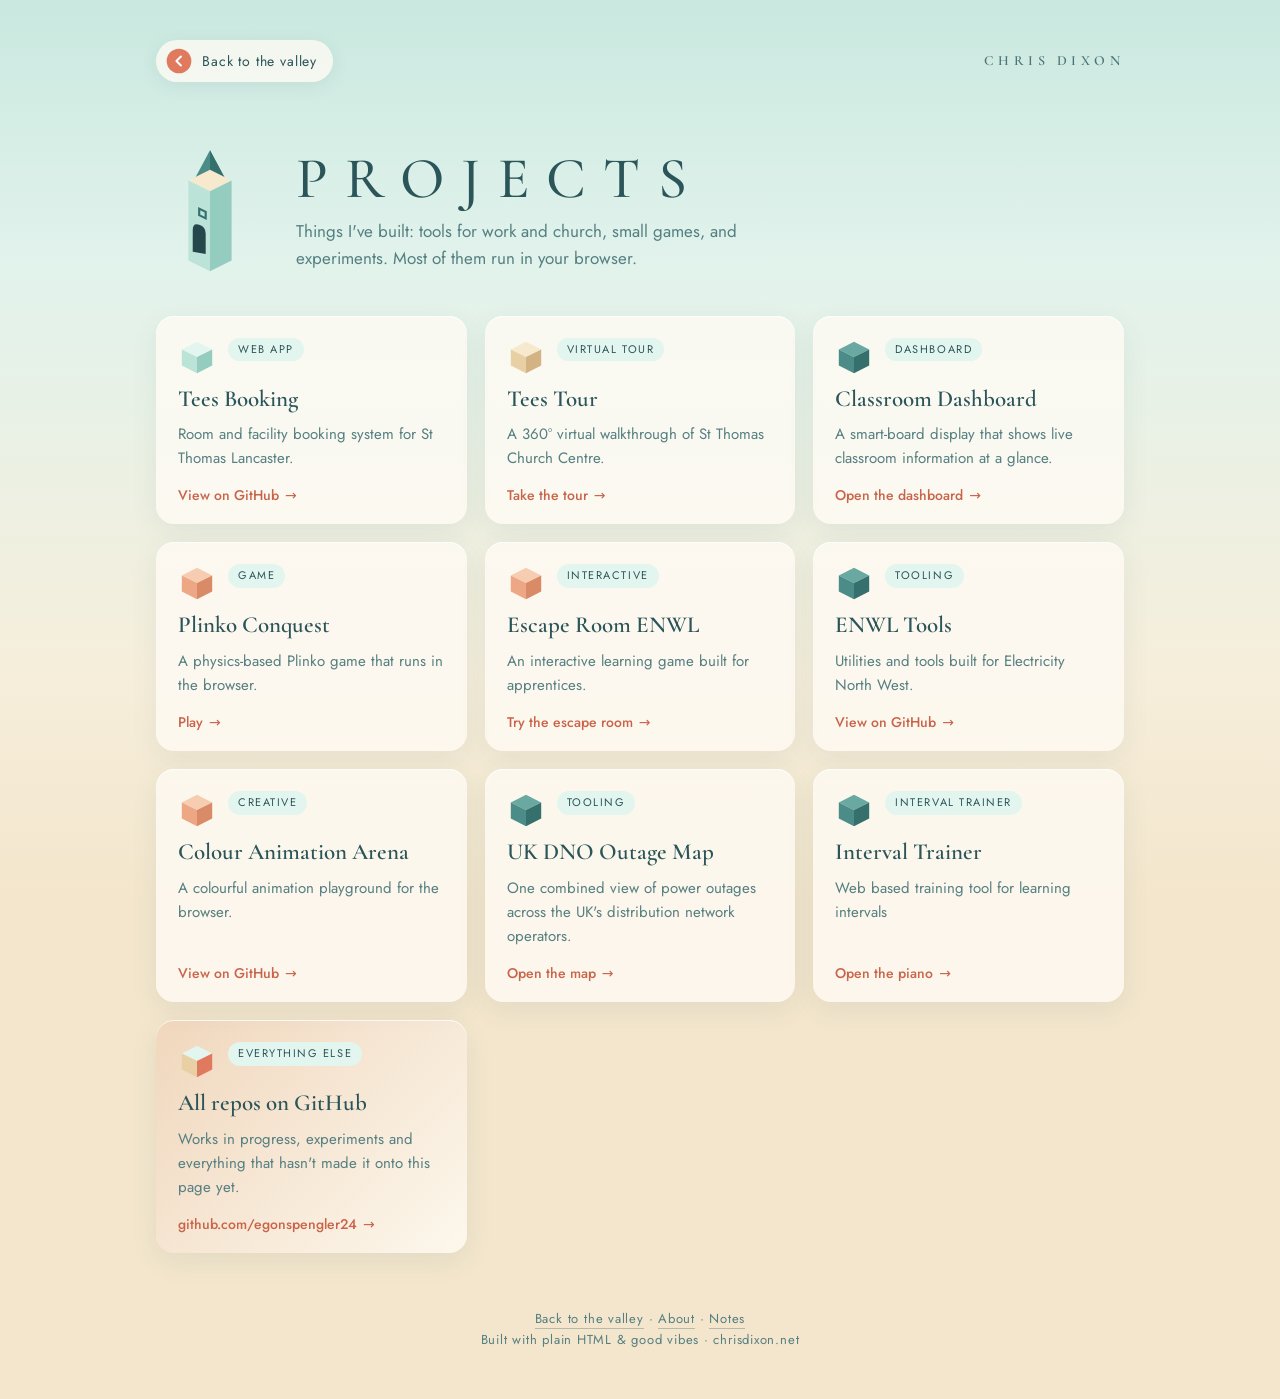
<file: projects/index.html>
<!DOCTYPE html>
<html lang="en-GB">
<head>
<meta charset="utf-8">
<meta name="viewport" content="width=device-width, initial-scale=1">
<title>Projects · Chris Dixon</title>
<meta name="description" content="Things Chris Dixon has built: web apps, tools, games and experiments, most of them live on GitHub Pages.">
<meta name="theme-color" content="#cdeae2">
<link rel="icon" href="data:image/svg+xml,%3Csvg xmlns='http://www.w3.org/2000/svg' viewBox='0 0 32 32'%3E%3Cpath d='M16 3 29 10v13L16 30 3 23V10z' fill='%23b9e2d7'/%3E%3Cpath d='M16 3 29 10 16 17 3 10z' fill='%23e2f4ee'/%3E%3Cpath d='M12 26V19a4 4 0 0 1 8 0v7z' fill='%232b5559'/%3E%3C/svg%3E">
<link rel="preconnect" href="https://fonts.googleapis.com">
<link rel="preconnect" href="https://fonts.gstatic.com" crossorigin>
<link href="https://fonts.googleapis.com/css2?family=Cormorant+Garamond:wght@500;600&family=Jost:wght@400;500&display=swap" rel="stylesheet">
<link rel="stylesheet" href="../assets/site.css">
</head>
<body>
<!-- reusable isometric cube; colours come from --t (top), --l (left), --r (right) -->
<svg width="0" height="0" style="position:absolute" aria-hidden="true">
  <symbol id="cube" viewBox="0 0 40 40">
    <path d="M20 4 36 12 20 20 4 12Z" style="fill:var(--t)"/>
    <path d="M4 12 20 20V37L4 29Z" style="fill:var(--l)"/>
    <path d="M36 12 20 20V37L36 29Z" style="fill:var(--r)"/>
  </symbol>
</svg>

<div class="wrap">
  <div class="topbar">
    <a class="back" href="../index.html?from=projects">
      <svg viewBox="0 0 40 40" aria-hidden="true"><circle cx="20" cy="20" r="19" fill="#e07a5f"/><path d="M23 13l-7 7 7 7" fill="none" stroke="#fff" stroke-width="3" stroke-linecap="round" stroke-linejoin="round"/></svg>
      Back to the valley
    </a>
    <a class="brand" href="../index.html">Chris Dixon</a>
  </div>

  <header class="hero">
    <svg viewBox="0 0 100 120" aria-hidden="true">
      <path d="M50 4 64 30H36Z" fill="#4b8c88"/><path d="M50 4 64 30 50 36Z" fill="#36706d"/>
      <path d="M30 32 50 22 70 32 50 42Z" fill="#f6e9ce"/>
      <path d="M30 32 50 42V116L30 106Z" fill="#bce3d8"/><path d="M70 32 50 42V116L70 106Z" fill="#95ccc0"/>
      <path d="M34 98V78q0-7 6-5t6 8V100Z" fill="#24474b"/>
      <path d="M40 58 46 61V67L40 64Z" fill="none" stroke="#36706d" stroke-width="2"/>
    </svg>
    <div>
      <h1>Projects</h1>
      <p>Things I've built: tools for work and church, small games, and experiments. Most of them run in your browser.</p>
    </div>
  </header>

  <main class="grid">
    <article class="card">
      <div class="head"><svg style="--t:#e3f5ef;--l:#bce3d8;--r:#95ccc0" aria-hidden="true"><use href="#cube"/></svg><span class="tag">Web app</span></div>
      <h2>Tees Booking</h2>
      <p>Room and facility booking system for St Thomas Lancaster.</p>
      <a class="go" href="https://github.com/egonspengler24/teesbooking">View on GitHub</a>
    </article>

    <article class="card">
      <div class="head"><svg style="--t:#f6e9ce;--l:#e9d0a4;--r:#d3b384" aria-hidden="true"><use href="#cube"/></svg><span class="tag">Virtual tour</span></div>
      <h2>Tees Tour</h2>
      <p>A 360° virtual walkthrough of St Thomas Church Centre.</p>
      <a class="go" href="https://egonspengler24.github.io/teestour/">Take the tour</a>
    </article>

    <article class="card">
      <div class="head"><svg style="--t:#6aa8a2;--l:#4b8c88;--r:#36706d" aria-hidden="true"><use href="#cube"/></svg><span class="tag">Dashboard</span></div>
      <h2>Classroom Dashboard</h2>
      <p>A smart-board display that shows live classroom information at a glance.</p>
      <a class="go" href="https://egonspengler24.github.io/classroom-dashboard/">Open the dashboard</a>
    </article>

    <article class="card">
      <div class="head"><svg style="--t:#f7cdb2;--l:#eda784;--r:#d98a66" aria-hidden="true"><use href="#cube"/></svg><span class="tag">Game</span></div>
      <h2>Plinko Conquest</h2>
      <p>A physics-based Plinko game that runs in the browser.</p>
      <a class="go" href="https://egonspengler24.github.io/plinko-conquest/">Play</a>
    </article>

    <article class="card">
      <div class="head"><svg style="--t:#f7cdb2;--l:#eda784;--r:#d98a66" aria-hidden="true"><use href="#cube"/></svg><span class="tag">Interactive</span></div>
      <h2>Escape Room ENWL</h2>
      <p>An interactive learning game built for apprentices.</p>
      <a class="go" href="https://egonspengler24.github.io/escape-room/">Try the escape room</a>
    </article>

    <article class="card">
      <div class="head"><svg style="--t:#6aa8a2;--l:#4b8c88;--r:#36706d" aria-hidden="true"><use href="#cube"/></svg><span class="tag">Tooling</span></div>
      <h2>ENWL Tools</h2>
      <p>Utilities and tools built for Electricity North West.</p>
      <a class="go" href="https://github.com/egonspengler24/enwl">View on GitHub</a>
    </article>

    <article class="card">
      <div class="head"><svg style="--t:#f7cdb2;--l:#eda784;--r:#d98a66" aria-hidden="true"><use href="#cube"/></svg><span class="tag">Creative</span></div>
      <h2>Colour Animation Arena</h2>
      <p>A colourful animation playground for the browser.</p>
      <a class="go" href="https://github.com/egonspengler24/colour-animation-arena">View on GitHub</a>
    </article>

    <article class="card">
      <div class="head"><svg style="--t:#6aa8a2;--l:#4b8c88;--r:#36706d" aria-hidden="true"><use href="#cube"/></svg><span class="tag">Tooling</span></div>
      <h2>UK DNO Outage Map</h2>
      <p>One combined view of power outages across the UK's distribution network operators.</p>
      <a class="go" href="https://egonspengler24.github.io/uk-dno-outage-map/">Open the map</a>
    </article>

    <article class="card">
      <div class="head"><svg style="--t:#6aa8a2;--l:#4b8c88;--r:#36706d" aria-hidden="true"><use href="#cube"/></svg><span class="tag">Interval Trainer</span></div>
      <h2>Interval Trainer</h2>
      <p>Web based training tool for learning intervals</p>
      <a class="go" href="http://egonspengler24.github.io/interval-trainer">Open the piano</a>
    </article>

    <article class="card all">
      <div class="head"><svg style="--t:#e3f5ef;--l:#e9d0a4;--r:#e07a5f" aria-hidden="true"><use href="#cube"/></svg><span class="tag">Everything else</span></div>
      <h2>All repos on GitHub</h2>
      <p>Works in progress, experiments and everything that hasn't made it onto this page yet.</p>
      <a class="go" href="https://github.com/egonspengler24">github.com/egonspengler24</a>
    </article>
  </main>

  <footer>
    <a href="../index.html?from=projects">Back to the valley</a> · <a href="../about/index.html">About</a> · <a href="https://notes.chrisdixon.net">Notes</a>
    <br>Built with plain HTML &amp; good vibes · chrisdixon.net
  </footer>
</div>
</body>
</html>
</file>
<file: assets/site.css>
/* Shared styles for the inner pages (Projects, About) of chrisdixon.net */
:root{
  --ink:#2b5559; --ink-soft:#557f80; --mint:#e3f5ef; --mint-2:#bce3d8; --mint-3:#95ccc0;
  --sand:#f6e9ce; --sand-2:#e9d0a4; --sand-3:#d3b384; --coral:#e07a5f; --coral-deep:#c9644a;
  --card:rgba(255,252,245,.78);
  --serif:'Cormorant Garamond', Georgia, serif; --sans:'Jost', system-ui, -apple-system, 'Segoe UI', sans-serif;
}
*{box-sizing:border-box}
html{scroll-behavior:smooth;background:#f3e6cc}
body{
  margin:0;min-height:100vh;color:var(--ink);font-family:var(--sans);font-size:16px;line-height:1.6;
  background:linear-gradient(180deg,#c9e8df 0%,#e2f3ec 30%,#f6eedb 75%,#f3e6cc 100%) fixed;
  -webkit-font-smoothing:antialiased;
}
a{color:inherit}
.wrap{max-width:1040px;margin:0 auto;padding:clamp(20px,4vw,40px) clamp(18px,4vw,36px) 48px}

/* top bar */
.topbar{display:flex;justify-content:space-between;align-items:center;gap:12px;flex-wrap:wrap}
.back{
  display:inline-flex;align-items:center;gap:10px;text-decoration:none;font-size:14px;letter-spacing:.06em;
  background:var(--card);padding:8px 16px 8px 10px;border-radius:999px;box-shadow:0 4px 18px rgba(43,85,89,.08);
  transition:transform .2s ease, box-shadow .2s ease;
}
.back:hover{transform:translateX(-3px);box-shadow:0 6px 22px rgba(43,85,89,.14)}
.back:focus-visible,.card a:focus-visible,.links a:focus-visible{outline:2px solid var(--coral);outline-offset:2px}
.back svg{width:26px;height:26px;flex:none}
.brand{font-family:var(--serif);font-weight:600;letter-spacing:.32em;text-transform:uppercase;font-size:14px;text-decoration:none;opacity:.8}

/* page heading */
.hero{display:flex;align-items:center;gap:clamp(16px,3vw,32px);margin:clamp(28px,6vw,64px) 0 clamp(24px,4vw,40px)}
.hero svg{width:clamp(72px,10vw,108px);height:auto;flex:none}
.hero h1{font-family:var(--serif);font-weight:500;text-transform:uppercase;letter-spacing:.3em;margin:0;font-size:clamp(32px,5.4vw,58px);line-height:1.05}
.hero p{margin:.5em 0 0;color:var(--ink-soft);max-width:52ch;font-size:clamp(15px,1.6vw,17px)}

/* cards */
.grid{display:grid;grid-template-columns:repeat(auto-fill,minmax(270px,1fr));gap:18px}
.card{
  position:relative;background:var(--card);border-radius:18px;padding:22px 22px 18px;
  box-shadow:0 1px 0 rgba(255,255,255,.8) inset, 0 8px 28px rgba(43,85,89,.08);
  display:flex;flex-direction:column;gap:10px;transition:transform .25s ease, box-shadow .25s ease;
}
.card:hover{transform:translateY(-4px);box-shadow:0 1px 0 rgba(255,255,255,.8) inset, 0 14px 34px rgba(43,85,89,.14)}
.card .head{display:flex;align-items:center;gap:12px}
.card .head svg{width:38px;height:38px;flex:none}
.card h2,.card h3{font-family:var(--serif);font-weight:600;font-size:23px;line-height:1.15;margin:0}
.card p{margin:0;color:var(--ink-soft);font-size:15px;flex:1}
.tag{
  align-self:flex-start;font-size:11px;letter-spacing:.14em;text-transform:uppercase;
  padding:3px 10px;border-radius:999px;background:var(--mint);color:var(--ink);
}
.card .go{
  display:inline-flex;align-items:center;gap:6px;font-size:14px;font-weight:500;text-decoration:none;
  color:var(--coral-deep);margin-top:4px;align-self:flex-start;
}
.card .go::after{content:'→';transition:transform .2s ease}
.card .go:hover::after{transform:translateX(4px)}
.card .go small{font-weight:400;color:var(--ink-soft);font-size:12px;letter-spacing:.04em}
.card.all{background:linear-gradient(135deg,rgba(224,122,95,.14),rgba(255,252,245,.8));justify-content:center}

/* about */
.prose{background:var(--card);border-radius:22px;padding:clamp(22px,4vw,40px);box-shadow:0 8px 28px rgba(43,85,89,.08);font-size:clamp(16px,1.8vw,19px);max-width:760px}
.prose p{margin:0 0 1em}
.prose p:last-child{margin-bottom:0}
.prose .lead{font-family:var(--serif);font-size:clamp(22px,2.8vw,30px);line-height:1.3;color:var(--ink)}
h2.section{font-family:var(--serif);font-weight:500;text-transform:uppercase;letter-spacing:.28em;font-size:clamp(18px,2.2vw,24px);margin:clamp(36px,6vw,56px) 0 18px}
.focus{display:grid;grid-template-columns:repeat(auto-fill,minmax(220px,1fr));gap:14px}
.focus .card{flex-direction:row;align-items:center;padding:16px 18px}
.focus .card h3{font-size:19px}
.links{display:flex;flex-wrap:wrap;gap:12px;margin-top:18px}
.links a{
  display:inline-flex;align-items:center;gap:8px;text-decoration:none;font-weight:500;
  background:var(--coral);color:#fff;padding:10px 18px;border-radius:999px;transition:background .2s;
}
.links a.alt{background:var(--card);color:var(--ink);box-shadow:0 4px 18px rgba(43,85,89,.08)}
.links a:hover{background:var(--coral-deep);color:#fff}

footer{margin-top:56px;text-align:center;font-size:13px;letter-spacing:.06em;color:var(--ink-soft)}
footer a{text-decoration:none;border-bottom:1px solid rgba(43,85,89,.3)}

@media (prefers-reduced-motion:reduce){*{transition:none!important;scroll-behavior:auto!important}}
</file>
